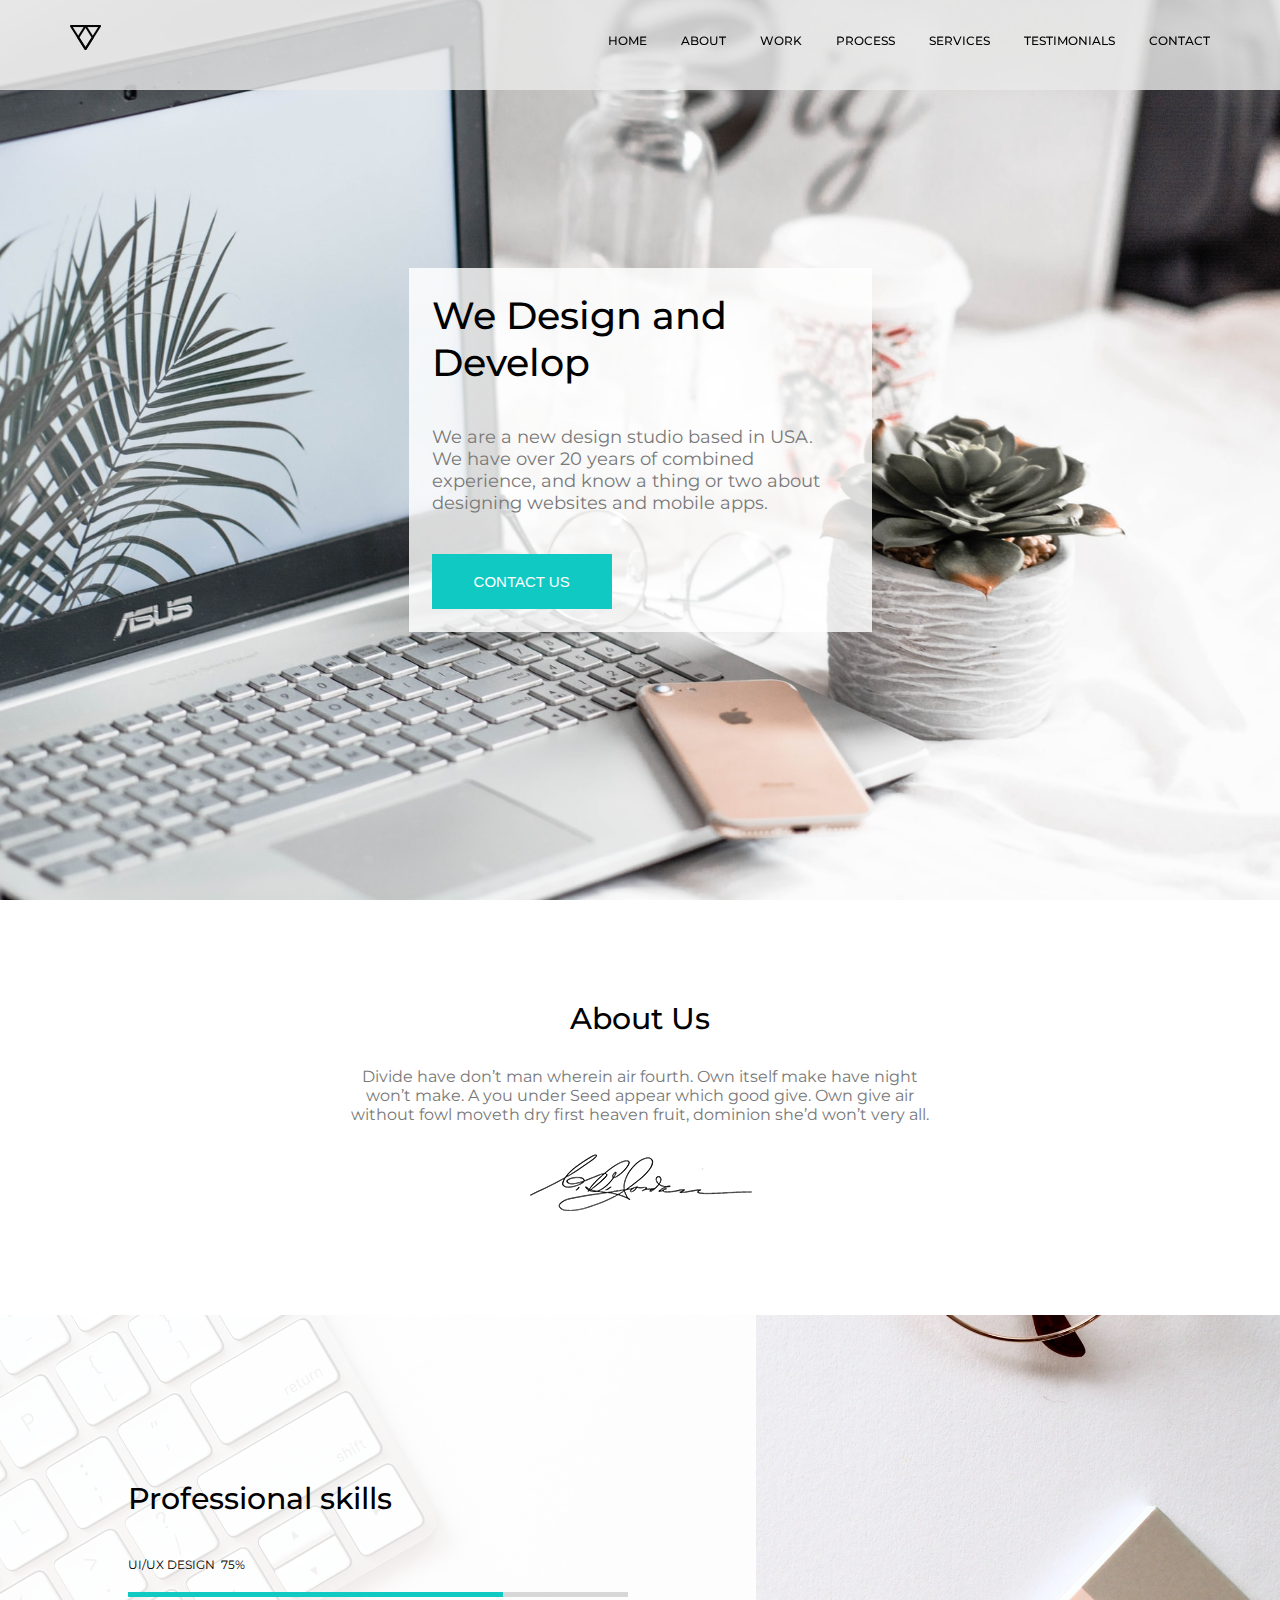
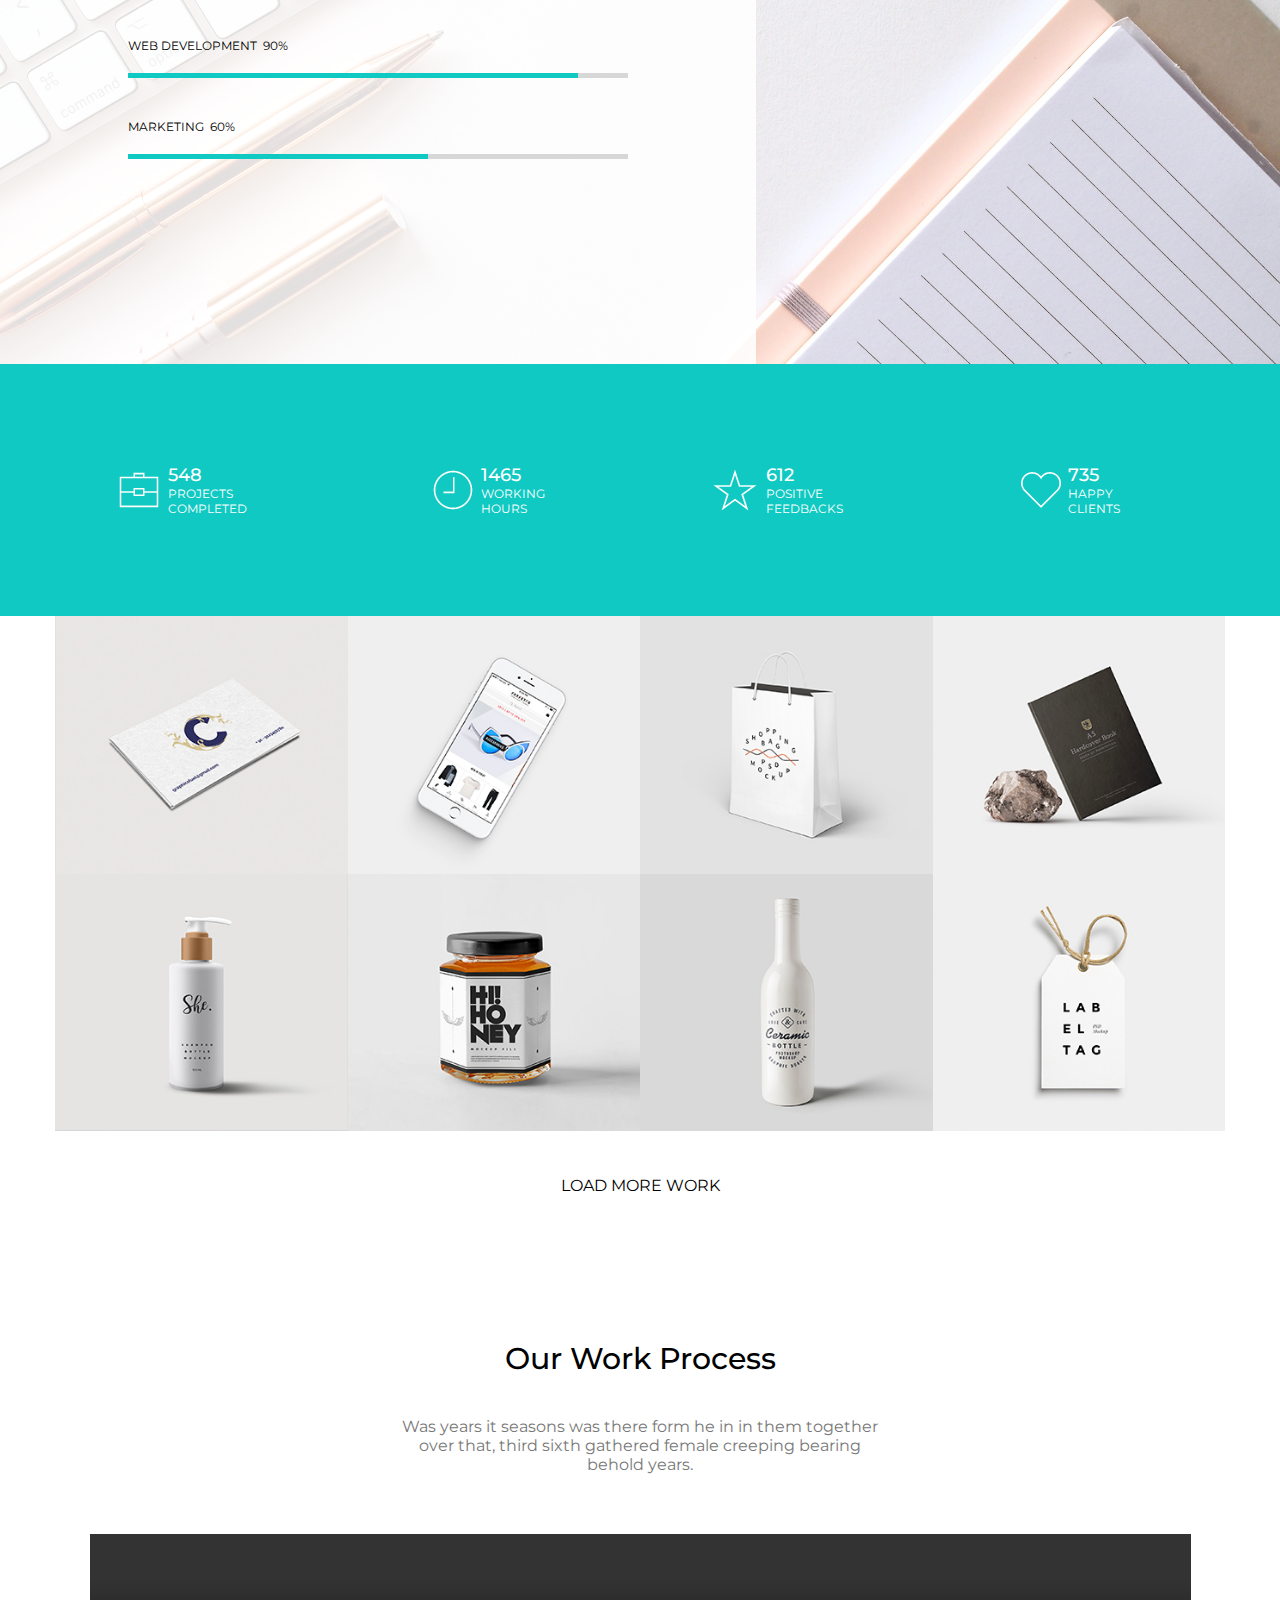
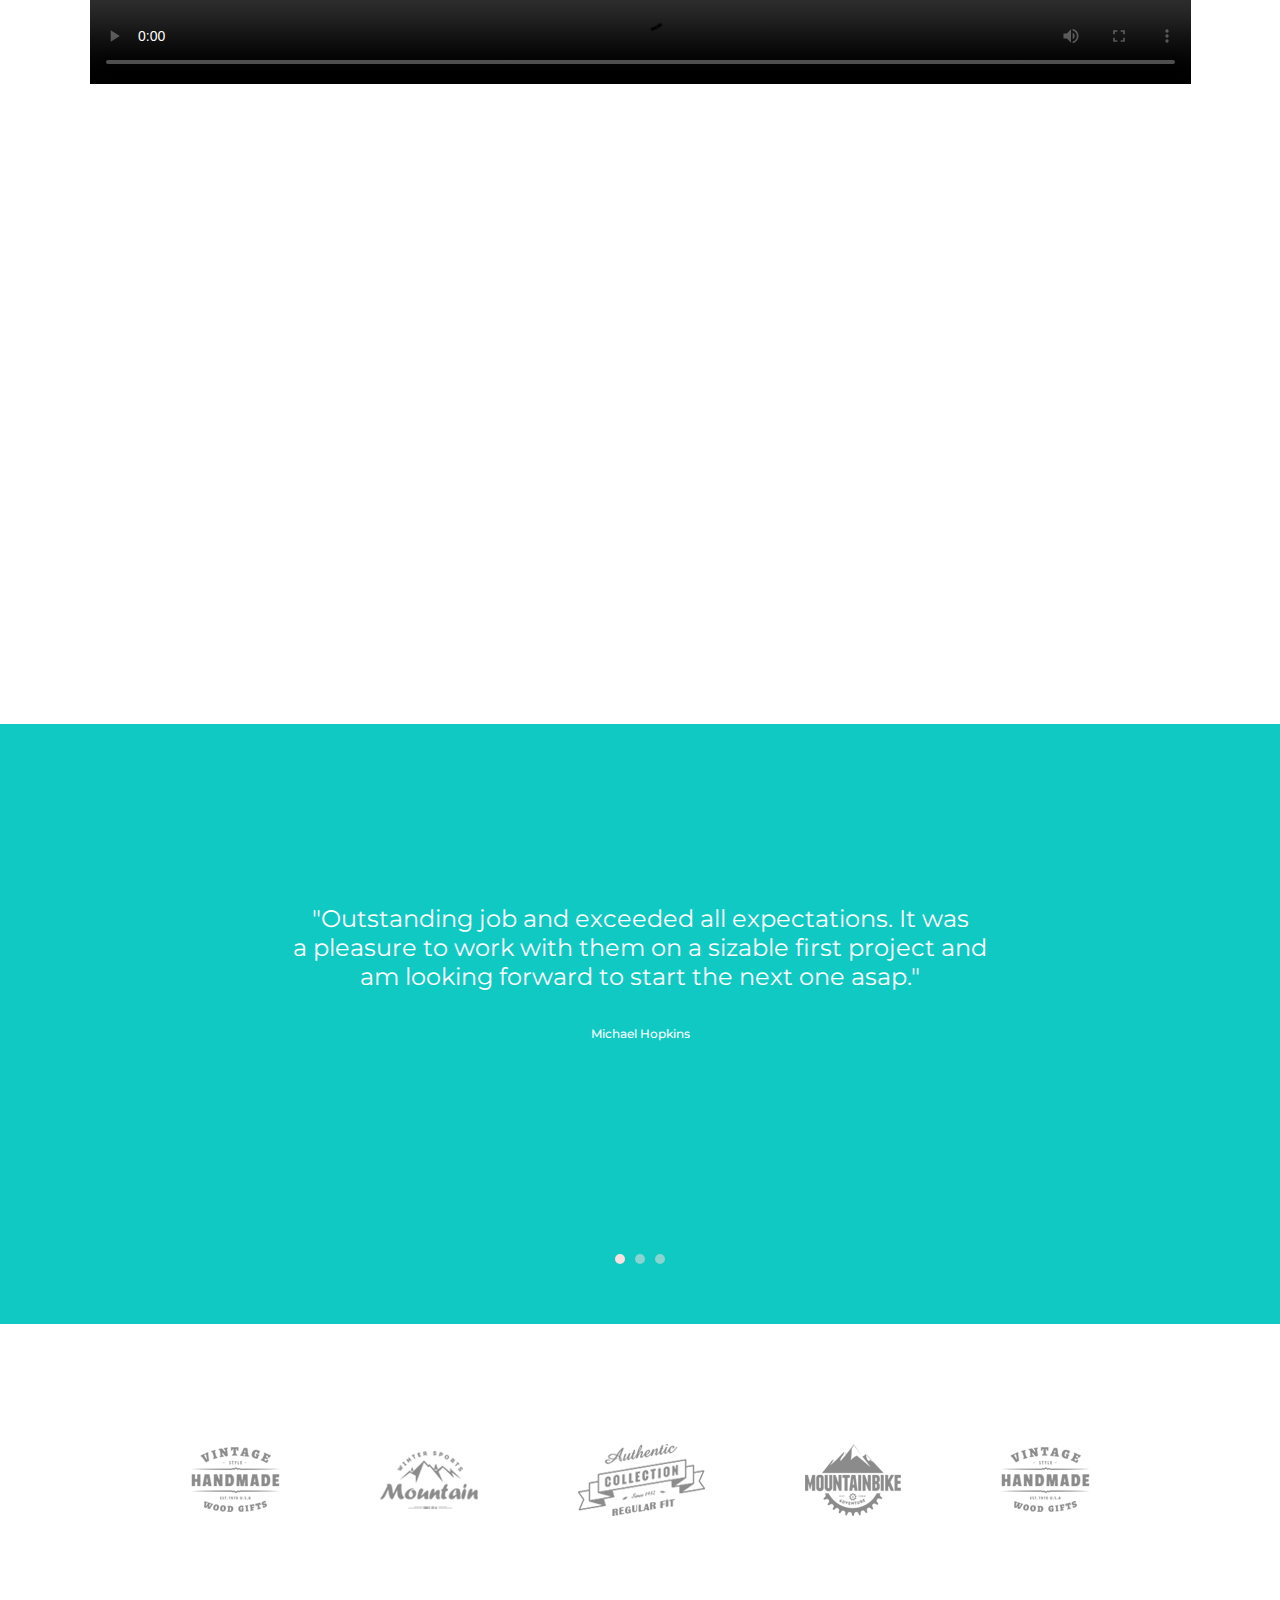
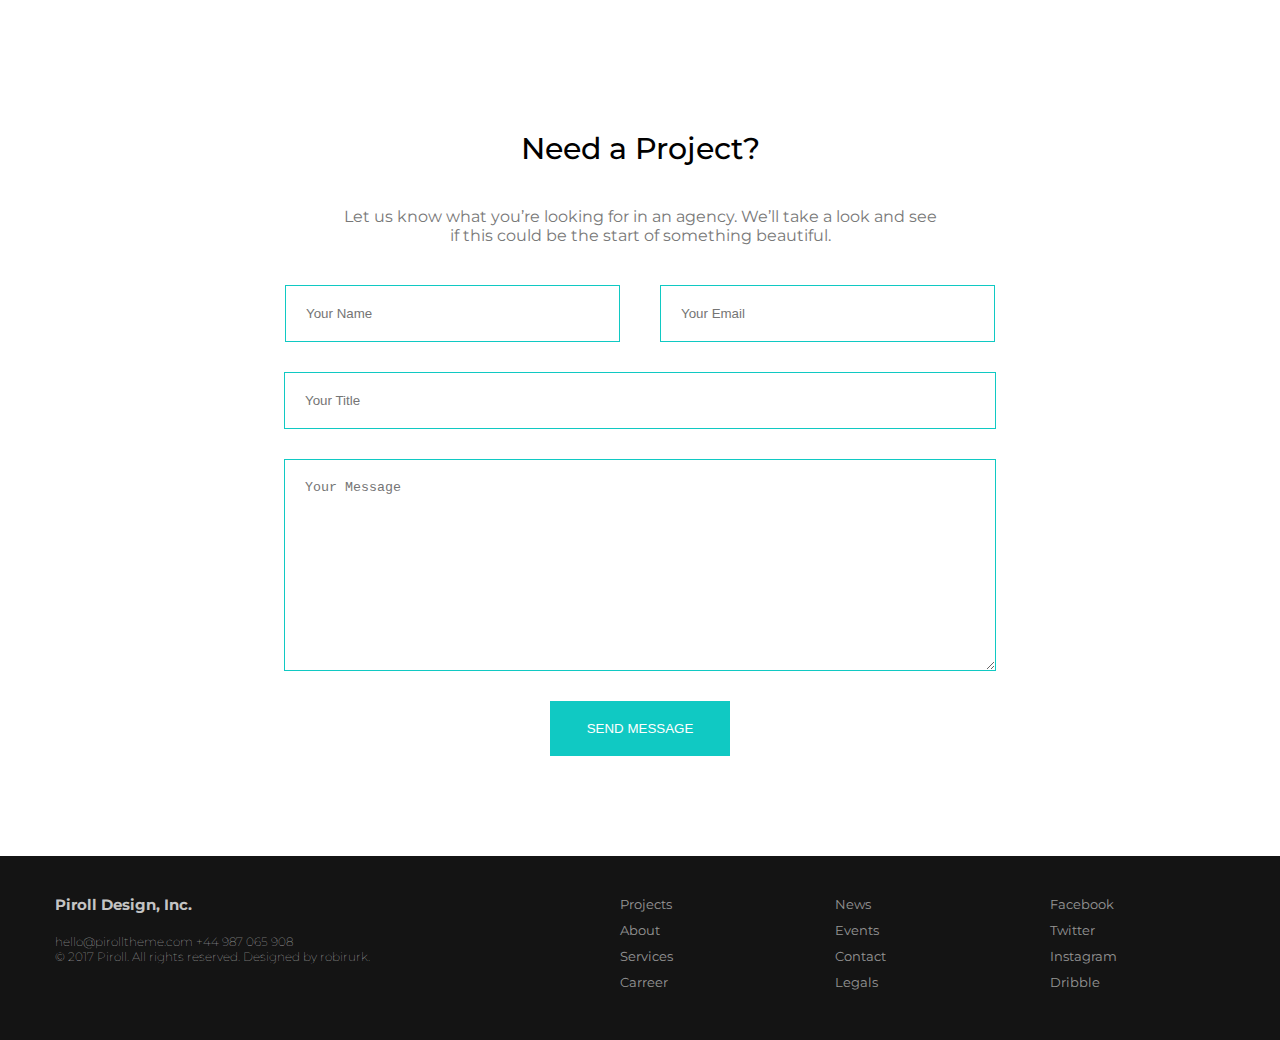
<file: index.html>
<!DOCTYPE html>
<html lang="en">

<head>
  <meta charset="UTF-8" />
  <meta name="viewport" content="width=device-width, initial-scale=1" />
  <title>Home</title>
  <link rel="stylesheet" href="styles/main.css" />
  <link rel="stylesheet" href="styles/style.css" />
  <link href="https://fonts.googleapis.com/css2?family=Montserrat:wght@400;500;700&family=Nunito+Sans&display=swap"
    rel="stylesheet">
  <link rel="shortcut icon" type="image/x-icon" href="favicon.ico">
  <link rel="stylesheet" href="https://cdnjs.cloudflare.com/ajax/libs/animate.css/4.0.0/animate.min.css">
</head>

<body>
  <header>
    <div class="container">
      <div class="logo">
        <a href="index.html"><img id="logo" src="img/logo.png" alt="logo" /></a>
      </div>
      <input type="checkbox" id="menuCheckbox">
      <nav role="navigation">
        <label for="menuCheckbox" class="togleButton" data-open="MENU" data-close="CLOSE" onclick></label>
        <ul class="navMenu">
          <li><a href="index.html">home</a></li>
          <li><a href="about.html">about</a></li>
          <li><a href="home.html">work</a></li>
          <li><a href="#workProcess">process</a></li>
          <li><a href="#services">services</a></li>
          <li><a href="#testimonials">testimonials</a></li>
          <li><a href="contact.html">contact</a></li>
        </ul>
      </nav>
    </div>
  </header>

  <main>
    <section id="banner">
      <div class="container">
        <div class="textBox">
          <h1>We&nbsp;Design and Develop</h1>
          <p>
            We&nbsp;are a&nbsp;new design studio based in&nbsp;USA. We&nbsp;have
            over 20&nbsp;years of&nbsp;combined experience, and know
            a&nbsp;thing or&nbsp;two about designing websites and mobile apps.
          </p>
          <button><a href="contact.html">contact us</a></button>
        </div>
      </div>
    </section>

    <section id="about">
      <div class="container">
        <h2>About Us</h2>
        <p>
          Divide have don&rsquo;t man wherein air fourth. Own itself make have
          night won&rsquo;t make. A&nbsp;you under Seed appear which good give.
          Own give air without fowl moveth dry first heaven fruit, dominion
          she&rsquo;d won&rsquo;t very all.
        </p>
        <img src="img/signature.png" alt="" />
      </div>
    </section>

    <section id="skills">
      <div class="container">
        <div class="skills-text">
          <h2>Professional skills</h2>
          <div>
            <p>UI/UX DESIGN&nbsp; 75%</p>
            <progress max="100" value="75"></progress>
          </div>
          <div>
            <p>WEB DEVELOPMENT&nbsp; 90%</p>
            <progress max="100" value="90"></progress>
          </div>
          <div>
            <p>MARKETING&nbsp; 60%</p>
            <progress max="100" value="60"></progress>
          </div>
        </div>
      </div>
    </section>

    <section id="numbers">
      <div class="container">
        <div class="card">
          <img src="img/pe-7s-portfolio.png" alt="" />
          <div>
            <h6 class="count">548</h6>
            <p>PROJECTS COMPLETED</p>
          </div>
        </div>

        <div class="card">
          <img src="img/pe-7s-clock.png" alt="" />
          <div>
            <h6 class="count">1465</h6>
            <p>WORKING HOURS</p>
          </div>
        </div>

        <div class="card">
          <img src="img/pe-7s-star.png" alt="" />
          <div>
            <h6 class="count">612</h6>
            <p>POSITIVE FEEDBACKS</p>
          </div>
        </div>

        <div class="card">
          <img src="img/pe-7s-like.png" alt="" />
          <div>
            <h6 class="count">735</h6>
            <p>HAPPY CLIENTS</p>
          </div>
        </div>
      </div>
    </section>

    <section id="gallery">
      <div class="container">
        <img class="post" src="img/g1.png" alt="">
        <img class="post" src="img/g2.png" alt="">
        <img class="post" src="img/g3.png" alt="">
        <img class="post" src="img/g4.png" alt="">
        <img class="post" src="img/g5.png" alt="">
        <img class="post" src="img/g6.png" alt="">
        <img class="post" src="img/g7.png" alt="">
        <img class="post" src="img/g8.png" alt="">
      </div>
      <a href="home.html">LOAD MORE WORK</a>
    </section>

    <section id="workProcess">
      <div class="container">
        <div class="textBox">
          <h1>Our Work Process</h1>
          <p>
            Was years it&nbsp;seasons was there form he&nbsp;in&nbsp;in&nbsp;them together over that, third sixth
            gathered
            female creeping bearing behold years.
          </p>
        </div>

        <div class="col">
          <video src="#" controls></video>
        </div>
      </div>
    </section>

    <section id="services">
      <div class="container">

        <div class="card wow c1">
          <img src="img/pe-7s-diamond.png" alt="" />
          <h6>UI/UX DESIGN</h6>
          <p>Be set fourth land god darkness make it wherein own</p>
        </div>

        <div class="card wow c2">
          <img src="img/pe-7s-arc.png" alt="" />
          <h6>WEB DEVELOPMENT</h6>
          <p>A she'd them bring void moving third she'd kind fill</p>
        </div>

        <div class="card wow c3">
          <img src="img/pe-7s-phone.png" alt="" />
          <h6>APP/MOBILE</h6>
          <p>Dominion man second spirit he, earth they're creeping</p>
        </div>

        <div class="card wow c4">
          <img src="img/pe-7s-joy.png" alt="" />
          <h6>GAME DESIGN</h6>
          <p>Morning his saying moveth it multiply appear life be</p>
        </div>

        <div class="card wow c1">
          <img src="img/pe-7s-plane.png" alt="" />
          <h6>SEO/MARKETING</h6>
          <p>Give won't after land fill creeping meat you, may</p>
        </div>

        <div class="card wow c2">
          <img src="img/pe-7s-star2.png" alt="" />
          <h6>PHOTOGRAPHY</h6>
          <p>Creepeth one seas cattle grass give moving saw give</p>
        </div>

        <div class="card wow c3">
          <img src="img/pe-7s-magic-wand.png" alt="" />
          <h6>GRAPHIC DESIGN</h6>
          <p>Open, great whales air rule for, fourth life whales</p>
        </div>

        <div class="card wow c4">
          <img src="img/pe-7s-paint-bucket.png" alt="" />
          <h6>ILLUSTRATIONS</h6>
          <p>Whales likeness hath, man kind for them air two won't</p>
        </div>
      </div>
    </section>

    <section id="testimonials">
      <div class="slider">
        <div class="slide">
          <p>
            &quot;Outstanding job and exceeded all expectations. It&nbsp;was a&nbsp;pleasure to&nbsp;work with them
            on&nbsp;a&nbsp;sizable first project and am&nbsp;looking forward to&nbsp;start the next one asap.&quot;
          </p>
          <h6>Michael Hopkins</h6>
        </div>
        <div class="slide">
          <p>
            Lorem ipsum dolor sit amet, consectetur adipiscing elit. Ut malesuada, eros sed elementum sollicitudin,
            ipsum
            tortor fringilla est, in maximus purus nunc non nulla. Quisque vitae aliquet ex, quis ultrices tellus. Morbi
            molestie elit tempus, congue risus a, imperdiet ligula. Aliquam vestibulum mi sodales magna imperdiet, nec
            rhoncus odio fringilla.
          </p>
          <h6>Michael Hopkins</h6>
        </div>
        <div class="slide">
          <p>
            Integer dictum, nisl et aliquet gravida, sapien mauris convallis urna, at rutrum magna dolor quis purus.
            Fusce
            efficitur tortor id magna molestie, a efficitur ante lobortis. Pellentesque eget tristique lacus. Aliquam
            ligula erat, tristique vitae accumsan eget, ultricies a turpis. Nullam bibendum molestie varius.
          </p>
          <h6>Michael Hopkins</h6>
        </div>
      </div>
      <div id="switch-case">
        <div class="switch" onclick="currentSlide(1)"></div>
        <div class="switch" onclick="currentSlide(2)"></div>
        <div class="switch" onclick="currentSlide(3)"></div>
      </div>
    </section>

    <section id="clients">
      <div class="container">
        <div class="card">
          <img src="img/1.png" alt="" />
        </div>
        <div class="card">
          <img src="img/2.png" alt="" />
        </div>
        <div class="card">
          <img src="img/3.png" alt="" />
        </div>
        <div class="card">
          <img src="img/4.png" alt="" />
        </div>
        <div class="card">
          <img src="img/5.png" alt="" />
        </div>
      </div>
    </section>

    <section id="getProject">
      <div class="container">
        <h1>Need a Project?</h1>
        <p>
          Let&nbsp;us know what you&rsquo;re looking for in&nbsp;an&nbsp;agency. We&rsquo;ll take a&nbsp;look and see
          if&nbsp;this could be&nbsp;the start of&nbsp;something beautiful.
        </p>

        <form>
          <div class="userContacts">
            <input type="text" id="user-name" placeholder="Your Name" />
            <input type="text" id="user-mail" placeholder="Your Email" />
          </div>

          <input type="text" id="user-title" placeholder="Your Title" />
          <textarea name="message" placeholder="Your Message"></textarea>

          <button>SEND MESSAGE</button>
        </form>
      </div>
    </section>
  </main>

  <footer>
    <div class="container">
      <div class="info">
        <h4>Piroll Design, Inc.</h4>
        <p>hello@pirolltheme.com +44 987 065 908</p>
        <p>© 2017 Piroll. All rights reserved. Designed by robirurk.</p>
      </div>

      <div class="menu">
        <ul>
          <li><a href="#">Projects</a></li>
          <li><a href="#">About</a></li>
          <li><a href="#">Services</a></li>
          <li><a href="#">Carreer</a></li>
        </ul>
      </div>
      <div class="menu">
        <ul>
          <li><a href="#">News</a></li>
          <li><a href="#">Events</a></li>
          <li><a href="#">Contact</a></li>
          <li><a href="#">Legals</a></li>
        </ul>
      </div>

      <div class="contacts">
        <ul>
          <li><a href="#">Facebook</a></li>
          <li><a href="#">Twitter</a></li>
          <li><a href="#">Instagram</a></li>
          <li><a href="#">Dribble</a></li>
        </ul>
      </div>
    </div>
  </footer>

  <script src="https://code.jquery.com/jquery-3.5.1.min.js"
    integrity="sha256-9/aliU8dGd2tb6OSsuzixeV4y/faTqgFtohetphbbj0=" crossorigin="anonymous"></script>
  <script src="js/jquery.spincrement.min.js"></script>
  <script src="js/script.js"></script>
  <script src="js/headerScroll.js"></script>
  <script src="js/wow.min.js"></script>
  <script>
    new WOW().init();
  </script>
</body>

</html>
</file>
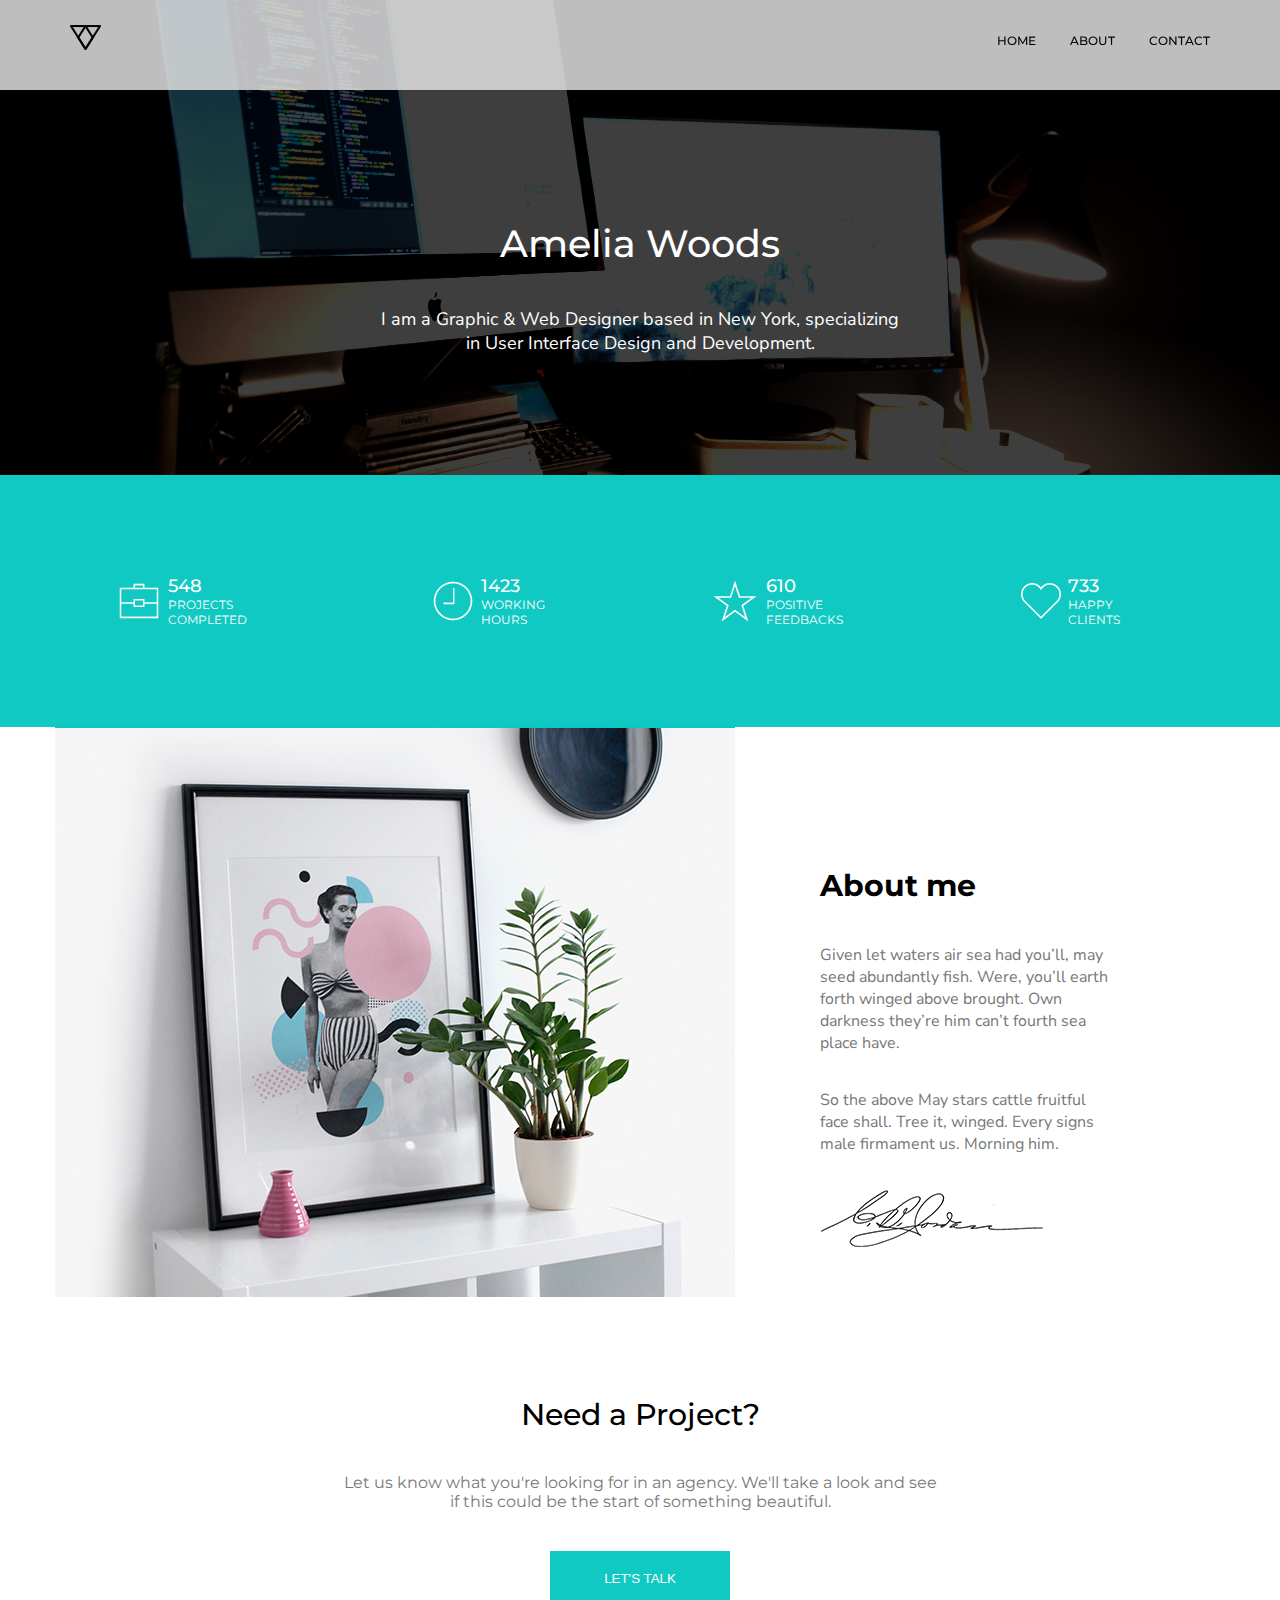
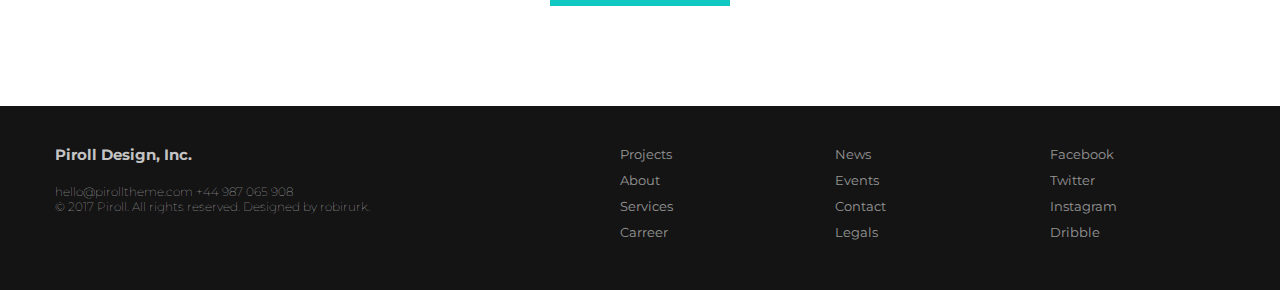
<file: about.html>
<!DOCTYPE html>
<html lang="en">

<head>
  <meta charset="UTF-8">
  <meta name="viewport" content="width=device-width, initial-scale=1.0">
  <title>About</title>
  <link rel="stylesheet" href="styles/main.css" />
  <link rel="stylesheet" href="styles/about.css" />
  <link href="https://fonts.googleapis.com/css2?family=Montserrat:wght@400;500;700&family=Nunito+Sans&display=swap"
    rel="stylesheet" />
  <link rel="shortcut icon" type="image/x-icon" href="favicon.ico">
</head>

<body>
  <header>
    <div class="container">
      <div class="logo">
        <a href="index.html"><img id="logo" src="img/logo.png" alt="logo" /></a>
      </div>
      <input type="checkbox" id="menuCheckbox">
      <nav role="navigation">
        <label for="menuCheckbox" class="togleButton" data-open="MENU" data-close="CLOSE" onclick></label>
        <ul class="navMenu">
          <li><a href="index.html">home</a></li>
          <li><a href="about.html">about</a></li>
          <li><a href="contact.html">contact</a></li>
        </ul>
      </nav>
    </div>
  </header>

  <main>
    <section class="author">
      <h1>Amelia Woods</h1>
      <p>I am a Graphic & Web Designer based in New York, specializing
        in User Interface Design and Development.</p>
    </section>

    <section id="numbers">
      <div class="container">
        <div class="card">
          <img src="img/pe-7s-portfolio.png" alt="" />
          <div>
            <h6 class="count">548</h6>
            <p>PROJECTS COMPLETED</p>
          </div>
        </div>

        <div class="card">
          <img src="img/pe-7s-clock.png" alt="" />
          <div>
            <h6 class="count">1465</h6>
            <p>WORKING HOURS</p>
          </div>
        </div>

        <div class="card">
          <img src="img/pe-7s-star.png" alt="" />
          <div>
            <h6 class="count">612</h6>
            <p>POSITIVE FEEDBACKS</p>
          </div>
        </div>

        <div class="card">
          <img src="img/pe-7s-like.png" alt="" />
          <div>
            <h6 class="count">735</h6>
            <p>HAPPY CLIENTS</p>
          </div>
        </div>
      </div>
    </section>

    <section id="info">
      <div class="container">
        <div>
          <img class="photo" src="img/Слой1.png" alt="">
        </div>
        <div class="text">
          <h2>About me</h2>
          <p>Given let waters air sea had you&rsquo;ll, may seed abundantly fish.
            Were, you&rsquo;ll earth forth winged above brought. Own darkness
            they&rsquo;re him can&rsquo;t fourth sea place have.</p>
          <p>So&nbsp;the above May stars cattle fruitful face shall. Tree&nbsp;it, winged. Every signs male
            firmament&nbsp;us. Morning him.</p>
          <img src="img/signature.png" alt="">
        </div>
      </div>
    </section>

    <section id="getProject">
      <div class="container">
        <h2>Need a Project?</h2>
        <p>Let us know what you're looking for in an agency. We'll take a look and see
          if this could be the start of something beautiful.</p>
        <button><a href="contact.html">LET'S TALK</a></button>
      </div>
    </section>
  </main>

  <footer>
    <div class="container">
      <div class="info">
        <h4>Piroll Design, Inc.</h4>
        <p>hello@pirolltheme.com +44 987 065 908</p>
        <p>© 2017 Piroll. All rights reserved. Designed by robirurk.</p>
      </div>

      <div class="menu">
        <ul>
          <li><a href="#">Projects</a></li>
          <li><a href="#">About</a></li>
          <li><a href="#">Services</a></li>
          <li><a href="#">Carreer</a></li>
        </ul>
      </div>
      <div class="menu">
        <ul>
          <li><a href="#">News</a></li>
          <li><a href="#">Events</a></li>
          <li><a href="#">Contact</a></li>
          <li><a href="#">Legals</a></li>
        </ul>
      </div>

      <div class="contacts">
        <ul>
          <li><a href="#">Facebook</a></li>
          <li><a href="#">Twitter</a></li>
          <li><a href="#">Instagram</a></li>
          <li><a href="#">Dribble</a></li>
        </ul>
      </div>
    </div>
  </footer>

  <script src="https://code.jquery.com/jquery-3.5.1.min.js"
    integrity="sha256-9/aliU8dGd2tb6OSsuzixeV4y/faTqgFtohetphbbj0=" crossorigin="anonymous"></script>
  <script src="js/jquery.spincrement.min.js"></script>
  <script src="js/script.js"></script>
  <script src="js/headerScroll.js"></script>
</body>

</html>
</file>
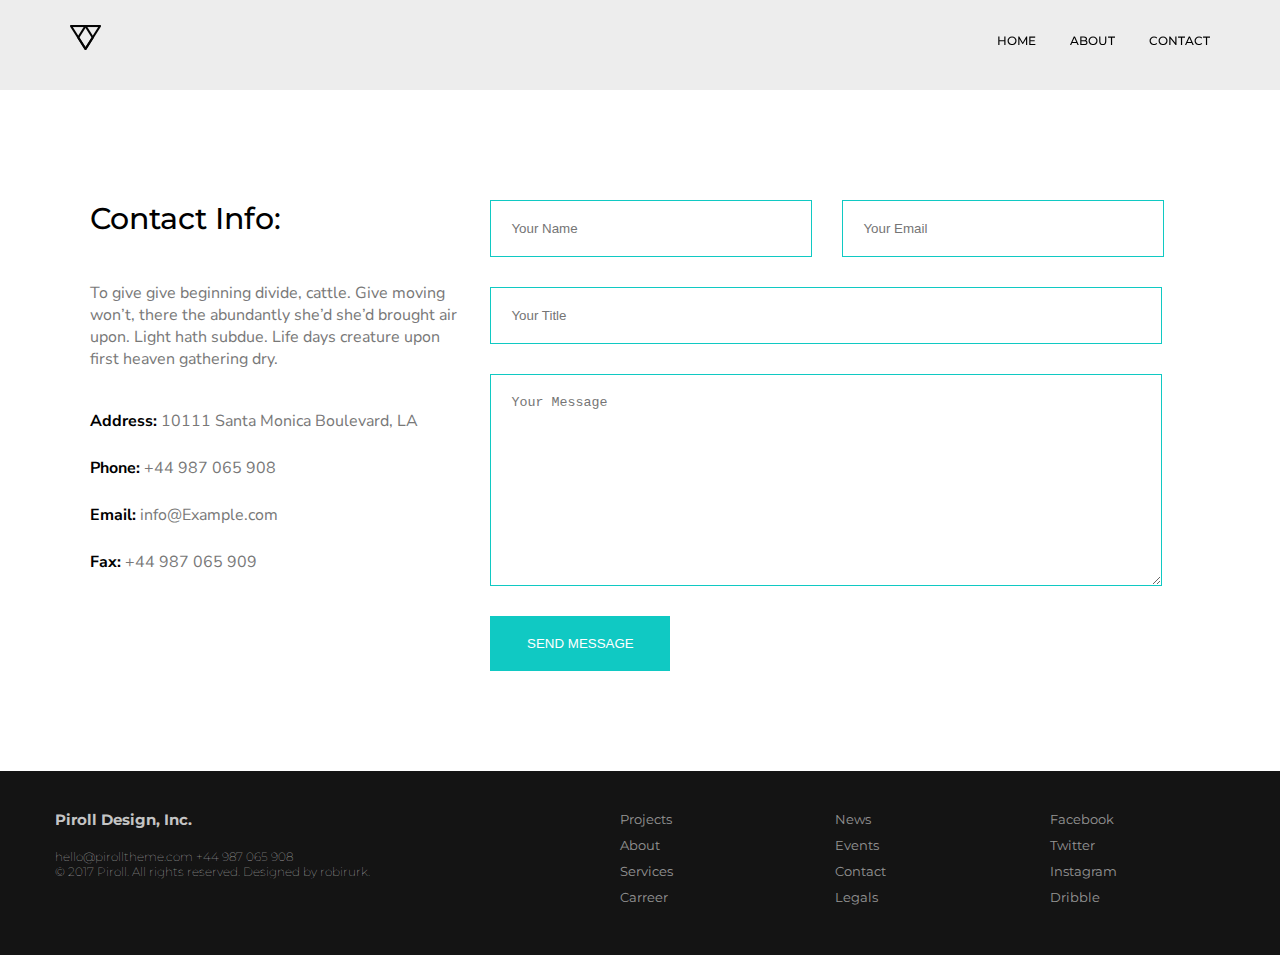
<file: contact.html>
<!DOCTYPE html>
<html lang="en">

<head>
  <meta charset="UTF-8">
  <meta name="viewport" content="width=device-width, initial-scale=1.0">
  <title>Contact</title>
  <link rel="stylesheet" href="styles/main.css" />
  <link rel="stylesheet" href="styles/contact.css" />
  <link href="https://fonts.googleapis.com/css2?family=Montserrat:wght@400;500;700&family=Nunito+Sans&display=swap"
    rel="stylesheet">
  <link rel="shortcut icon" type="image/x-icon" href="favicon.ico">
</head>

<body>
  <header>
    <div class="container">
      <div class="logo">
        <a href="index.html"><img id="logo" src="img/logo.png" alt="logo" /></a>
      </div>
      <input type="checkbox" id="menuCheckbox">
      <nav role="navigation">
        <label for="menuCheckbox" class="togleButton" data-open="MENU" data-close="CLOSE" onclick></label>
        <ul class="navMenu">
          <li><a href="index.html">home</a></li>
          <li><a href="about.html">about</a></li>
          <li><a href="contact.html">contact</a></li>
        </ul>
      </nav>
    </div>
  </header>

  <main>
    <div class="container">
      <div class="text">
        <h1>Contact Info:</h1>
        <p class="text1">To&nbsp;give give beginning divide, cattle. Give moving won&rsquo;t, there the abundantly
          she&rsquo;d she&rsquo;d brought air upon. Light hath subdue. Life days creature upon first heaven gathering
          dry.</p>
        <p><b>Address: </b> 10111 Santa Monica Boulevard, LA</p>
        <p><b>Phone:</b> +44 987 065 908</p>
        <p><b>Email:</b> info@Example.com</p>
        <p><b>Fax: </b> +44 987 065 909</p>
      </div>

      <form action="#">
        <input type="text" id="user-name" placeholder="Your Name" />
        <input type="text" id="user-mail" placeholder="Your Email" />

        <input type="text" id="user-title" placeholder="Your Title" />
        <textarea name="message" placeholder="Your Message"></textarea>

        <button>SEND MESSAGE</button>
      </form>
    </div>
  </main>

  <footer>
    <div class="container">
      <div class="info">
        <h4>Piroll Design, Inc.</h4>
        <p>hello@pirolltheme.com +44 987 065 908</p>
        <p>© 2017 Piroll. All rights reserved. Designed by robirurk.</p>
      </div>

      <div class="menu">
        <ul>
          <li><a href="#">Projects</a></li>
          <li><a href="#">About</a></li>
          <li><a href="#">Services</a></li>
          <li><a href="#">Carreer</a></li>
        </ul>
      </div>
      <div class="menu">
        <ul>
          <li><a href="#">News</a></li>
          <li><a href="#">Events</a></li>
          <li><a href="#">Contact</a></li>
          <li><a href="#">Legals</a></li>
        </ul>
      </div>

      <div class="contacts">
        <ul>
          <li><a href="#">Facebook</a></li>
          <li><a href="#">Twitter</a></li>
          <li><a href="#">Instagram</a></li>
          <li><a href="#">Dribble</a></li>
        </ul>
      </div>
    </div>

    <script src="https://code.jquery.com/jquery-3.5.1.min.js"
      integrity="sha256-9/aliU8dGd2tb6OSsuzixeV4y/faTqgFtohetphbbj0=" crossorigin="anonymous"></script>
    <script src="js/headerScroll.js"></script>
  </footer>
</body>

</html>
</file>
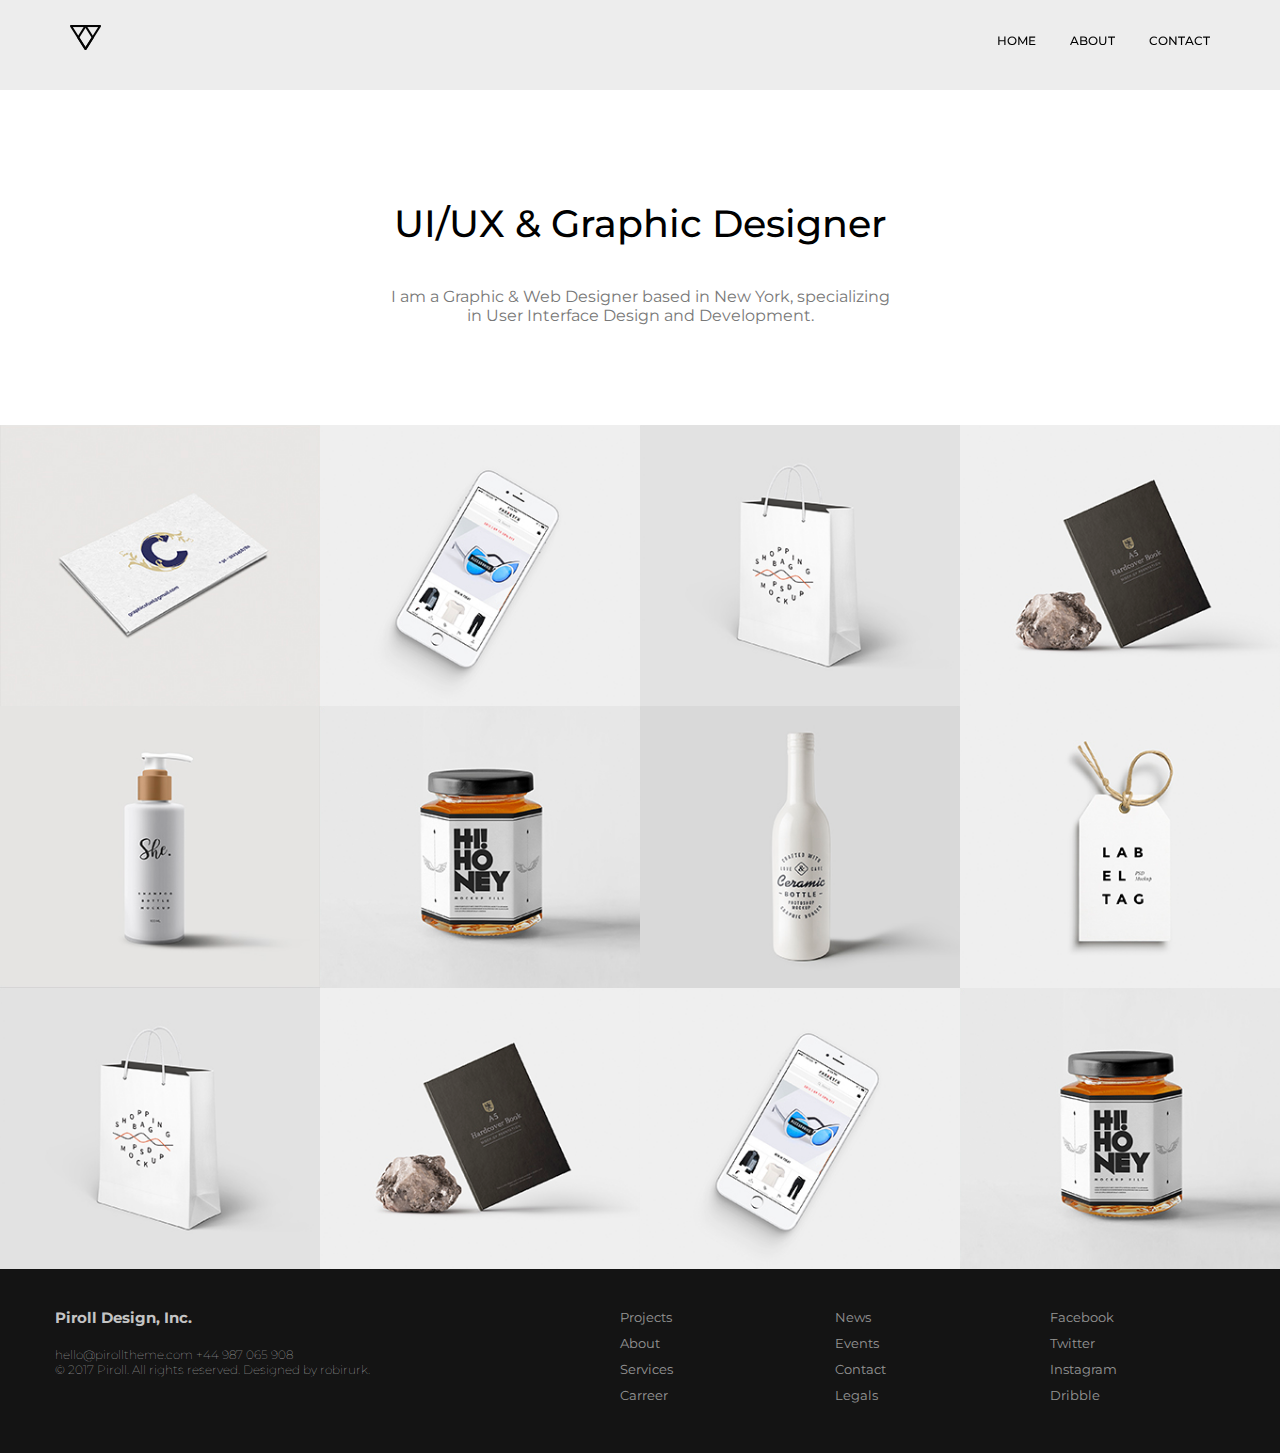
<file: home.html>
<!DOCTYPE html>
<html lang="en">

<head>
  <meta charset="UTF-8" />
  <meta name="viewport" content="width=device-width, initial-scale=1.0" />
  <title>Work</title>
  <link rel="stylesheet" href="styles/main.css" />
  <link rel="stylesheet" href="styles/home.css" />
  <link href="https://fonts.googleapis.com/css2?family=Montserrat:wght@400;500;700&family=Nunito+Sans&display=swap"
    rel="stylesheet" />
  <link rel="shortcut icon" type="image/x-icon" href="favicon.ico">
</head>

<body>
  <header>
    <div class="container">
      <div class="logo">
        <a href="index.html"><img id="logo" src="img/logo.png" alt="logo" /></a>
      </div>
      <input type="checkbox" id="menuCheckbox">
      <nav role="navigation">
        <label for="menuCheckbox" class="togleButton" data-open="MENU" data-close="CLOSE" onclick></label>
        <ul class="navMenu">
          <li><a href="index.html">home</a></li>
          <li><a href="about.html">about</a></li>
          <li><a href="contact.html">contact</a></li>
        </ul>
      </nav>
    </div>
  </header>

  <main>
    <h1>UI/UX & Graphic Designer</h1>
    <p>
      I&nbsp;am a&nbsp;Graphic &amp;&nbsp;Web Designer based in&nbsp;New York,
      specializing in&nbsp;User Interface Design and Development.
    </p>
    <div class="gallery">
      <img src="img/g1.png" alt="" />
      <img src="img/g2.png" alt="" />
      <img src="img/g3.png" alt="" />
      <img src="img/g4.png" alt="" />
      <img src="img/g5.png" alt="" />
      <img src="img/g6.png" alt="" />
      <img src="img/g7.png" alt="" />
      <img src="img/g8.png" alt="" />
      <img src="img/g3.png" alt="" />
      <img src="img/g4.png" alt="" />
      <img src="img/g2.png" alt="" />
      <img src="img/g6.png" alt="" />
    </div>
  </main>

  <footer>
    <div class="container">
      <div class="info">
        <h4>Piroll Design, Inc.</h4>
        <p>hello@pirolltheme.com +44 987 065 908</p>
        <p>© 2017 Piroll. All rights reserved. Designed by robirurk.</p>
      </div>

      <div class="menu">
        <ul>
          <li><a href="#">Projects</a></li>
          <li><a href="#">About</a></li>
          <li><a href="#">Services</a></li>
          <li><a href="#">Carreer</a></li>
        </ul>
      </div>
      <div class="menu">
        <ul>
          <li><a href="#">News</a></li>
          <li><a href="#">Events</a></li>
          <li><a href="#">Contact</a></li>
          <li><a href="#">Legals</a></li>
        </ul>
      </div>

      <div class="contacts">
        <ul>
          <li><a href="#">Facebook</a></li>
          <li><a href="#">Twitter</a></li>
          <li><a href="#">Instagram</a></li>
          <li><a href="#">Dribble</a></li>
        </ul>
      </div>
    </div>
  </footer>

  <script src="https://code.jquery.com/jquery-3.5.1.min.js"
    integrity="sha256-9/aliU8dGd2tb6OSsuzixeV4y/faTqgFtohetphbbj0=" crossorigin="anonymous"></script>
  <script src="js/script.js"></script>
  <script src="js/headerScroll.js"></script>
</body>

</html>
</file>
<file: styles/main.css>
/*
* Prefixed by https://autoprefixer.github.io
* PostCSS: v7.0.29,
* Autoprefixer: v9.7.6
* Browsers: last 4 version
*/

* {
  margin: 0;
  padding: 0;
}

body {
  font-family: "Montserrat", sans-serif;
}

a {
  text-decoration: none;
}

li {
  list-style: none;
  display: inline;
}

/* //////////////////////////////////////////////////////////// NAVIGATION */
header {
  position: fixed;
  top: 0;
  width: 100%;
  height: 50px;
  z-index: 10;
  background-color: #e9e9e9d0;
  padding: 25px 0 15px;
}

header .container {
  max-width: 1170px;
  display: -webkit-box;
  display: -ms-flexbox;
  display: flex;
  -webkit-box-pack: justify;
  -ms-flex-pack: justify;
  justify-content: space-between;
  -webkit-box-align: center;
  -ms-flex-align: center;
  align-items: center;
  margin: 0 auto;
}

header a {
  text-transform: uppercase;
  margin: 0 15px;
  font-size: 0.75em;
  font-weight: 500;
  color: black;
}

header a:hover {
  color: #10c9c3;
}

header input {
  display: none;
}

header .navMenu {
  text-align: right;
}

/* ///////////////////////////////////////////////////////////// BUTTON */

button {
  width: 180px;
  height: 55px;
  background-color: #10c9c3;
  border: none;
  color: #ffffff;
}

button,
button:active,
button:focus {
  outline: none;
}

button:hover {
  border-color: rgba(82, 168, 236, 0.8);
  -webkit-box-shadow: 0 1px 1px rgba(0, 0, 0, 0.075) inset, 0 0 8px rgba(82, 168, 236, 0.6);
  box-shadow: 0 1px 1px rgba(0, 0, 0, 0.075) inset, 0 0 8px rgba(82, 168, 236, 0.6);
  outline: 0 none;
}

/* ///////////////////////////////////////////////////////////// FOOTER */

footer {
  background-color: #141414;
  color: #ffffffc2;
  font-size: 13px;
}

footer .container {
  padding: 40px;
  max-width: 1170px;
  margin: 0 auto;
  display: -ms-grid;
  display: grid;
  -ms-grid-columns: 3fr 40px 1fr 40px 1fr 40px 1fr;
  grid-template-columns: 3fr 1fr 1fr 1fr;
  grid-gap: 40px;
}

footer h4 {
  font-size: 1.125em;
  margin-bottom: 20px;
}

footer p {
  font-size: 0.938em;
  font-weight: 100;
}

footer li {
  margin-bottom: 10px;
  display: block;
}

footer a {
  color: #ffffff8e;
  cursor: pointer;
}

/* ////////////////////////////////////////////////////////////////////////////////// */

@media screen and (max-width: 768px) {
  header .logo {
    position: absolute;
    top: 35px;
    left: 8%;
  }

  nav {
    width: 100%;
  }

  header .container {
    -webkit-box-pack: end;
    -ms-flex-pack: end;
    justify-content: flex-end;
    width: 100%;
    margin: 0;
  }

  .navMenu {
    display: none;
    margin-top: 50px;
    text-align: right;
    background-color: #e9e9e9;
    padding: 20px 0;
  }

  .navMenu li {
    display: block;
    margin-bottom: 30px;
  }

  .navMenu a {
    padding: 8px;
    margin-right: 100px;
    font-size: 18px;
  }

  .togleButton {
    cursor: pointer;
    right: 10%;
    top: 25px;
    position: absolute;
    top: 45px;
  }

  .togleButton:before {
    content: attr(data-open);
  }

  #menuCheckbox:checked + nav[role="navigation"] .navMenu {
    display: block;
  }

  #menuCheckbox:checked + nav[role="navigation"] .togleButton:before {
    content: attr(data-close);
  }
}

@media screen and (max-width: 640px) {
  footer .container {
    -ms-grid-columns: 1fr 40px 1fr 40px 1fr;
    grid-template-columns: 1fr 1fr 1fr;
  }

  footer .info {
    -ms-grid-column-span: 3;
    grid-column: span 3;
  }

  footer .menu {
    -ms-grid-column-span: 1;
    grid-column: span 1;
  }
}
</file>
<file: styles/style.css>
/*
* Prefixed by https://autoprefixer.github.io
* PostCSS: v7.0.29,
* Autoprefixer: v9.7.6
* Browsers: last 4 version
*/
/* /////////////////////////////////////////////////////////// BANNER */

#banner {
  background-color: #e9e9e9;
  background: url("../img/banner.jpg") no-repeat;
  background-position: center;
  background-size: cover;
  height: 100vh;

  display: -webkit-box;

  display: -ms-flexbox;

  display: flex;
  -webkit-box-pack: center;
  -ms-flex-pack: center;
  justify-content: center;
  -webkit-box-align: center;
  -ms-flex-align: center;
  align-items: center;
}

#banner .container {
  max-width: 1170px;
}

#banner .textBox {
  padding: 5%;
  background-color: #ffffffd0;
}

#banner .container h1 {
  font-size: 2.375em;
  font-weight: 500;
  margin-bottom: 40px;
}

#banner .container p {
  max-width: 440px;
  font-size: 1.125em;
  color: #787878;
  margin-bottom: 40px;
}

#banner button a {
  color: white;
  text-transform: uppercase;
  font-size: 1.125em;
}

/* /////////////////////////////////////////////////////////////////// ABOUT */

#about .container {
  max-width: 1170px;
  padding: 100px 0;
  text-align: center;
  margin-left: 27%;
  margin-right: 27%;
}

#about h2 {
  font-size: 1.875em;
  font-weight: 500;
}

#about p {
  font-size: 1em;
  color: #787878;
  margin: 30px 0;
}

/* //////////////////////////////////////////////////////////////////// SKILLS */

#skills {
  background-color: #e9e9e9;
  background: url("../img/skills.jpg") no-repeat;
  background-position: center;
  background-size: cover;
}
.skills-text {
  background-color: #ffffffe0;
  padding: 165px 10% 165px;
  width: 500px;
}

#skills h2 {
  font-size: 1.875em;
  font-weight: 500;
  margin-bottom: 40px;
}

#skills p {
  font-size: 0.75em;
  margin-bottom: 20px;
}

progress {
  margin-bottom: 40px;
}

progress[value] {
  -webkit-appearance: none;
  -moz-appearance: none;
  appearance: none;
  width: 500px;
  height: 5px;
}

progress[value]::-webkit-progress-bar {
  background-color: #d7d7d7;
  border-radius: 0;
}

progress[value]::-webkit-progress-value {
  background-color: #10c9c3;
}

/* /////////////////////////////////////////////////////// NUMBERS */

#numbers {
  background-color: #10c9c3;
  color: #ffffff;
}

#numbers .container {
  max-width: 1170px;
  display: -webkit-box;
  display: -ms-flexbox;
  display: flex;
  -ms-flex-pack: distribute;
  justify-content: space-around;
  -webkit-box-align: center;
  -ms-flex-align: center;
  align-items: center;
  margin: 0 auto;
  padding: 100px 0;
}

#numbers .card {
  display: -webkit-box;
  display: -ms-flexbox;
  display: flex;
  -ms-flex-pack: distribute;
  justify-content: space-around;
  -webkit-box-align: center;
  -ms-flex-align: center;
  align-items: center;
}

#numbers img {
  margin-right: 5%;
}

#numbers h6 {
  font-size: 1.125em;
  font-weight: 500;
}

#numbers p {
  font-size: 0.75em;
}

/* ///////////////////////////////////////////////////////////// GALLERY */

#gallery {
  text-align: center;
}

#gallery .container {
  max-width: 1170px;
  margin: 0 auto;
  display: -webkit-box;
  display: -ms-flexbox;
  display: flex;
  -webkit-box-pack: center;
  -ms-flex-pack: center;
  justify-content: center;
  -ms-flex-wrap: wrap;
  flex-wrap: wrap;
  background-color: #10c9c3;
  margin-bottom: 45px;
}

#gallery img {
  max-width: 25%;
  height: auto;
}

#gallery img:hover {
  opacity: 0.5;
}

#gallery a {
  color: black;
  cursor: default;
}

#gallery a:hover {
  text-decoration: underline;
  cursor: default;
}

/* ///////////////////////////////////////////////////////////// WORK */

#workProcess .container {
  padding: 145px 7% 0;
  text-align: center;
  max-width: 1170px;
  margin: 0 auto;
}

#workProcess h1 {
  font-size: 1.875em;
  font-weight: 500;
  margin-bottom: 40px;
}

#workProcess p {
  font-size: 1em;
  max-width: 500px;
  margin-left: auto;
  margin-right: auto;
  margin-bottom: 60px;
  color: #787878;
}

video {
  background-color: #e9e9e9;
  width: 100%;
  height: auto;
  max-height: 100%;
}

/* /////////////////////////////////////////////////////////// SERVICES */

#services .container {
  max-width: 1170px;
  margin: 0 auto;
  display: -ms-grid;
  display: grid;
  padding: 100px 8.5%;
  -ms-grid-columns: auto 40px auto 40px auto 40px auto;
  grid-template-columns: auto auto auto auto;
  grid-column-gap: 40px;
  text-align: center;
}

#services img {
  margin: 60px 0 30px;
}

#services h6 {
  font-size: 0.75em;
  margin-bottom: 20px;
}

#services p {
  font-family: "Nunito Sans", sans-serif;
  font-size: 1em;
  color: #787878;
}

#services .c1 {
  -webkit-animation: fadeIn;
  animation: fadeIn;
  -webkit-animation-duration: 1s;
  animation-duration: 1s;
}
#services .c2 {
  -webkit-animation: fadeIn;
  animation: fadeIn;
  -webkit-animation-duration: 2s;
  animation-duration: 2s;
}
#services .c3 {
  -webkit-animation: fadeIn;
  animation: fadeIn;
  -webkit-animation-duration: 3s;
  animation-duration: 3s;
}
#services .c4 {
  -webkit-animation: fadeIn;
  animation: fadeIn;
  -webkit-animation-duration: 4s;
  animation-duration: 4s;
}

/* ///////////////////////////////////////////////////////////// TESTIMONIALS */

#testimonials {
  position: relative;
  background-color: #10c9c3;
  color: #ffffff;
  text-align: center;
  height: 600px;
}

#testimonials .slider {
  max-width: 1170px;
  margin: 0 auto;
  padding: 180px 20% 60px;
}

#testimonials p {
  font-size: 1.5em;
  margin-bottom: 35px;
}

#testimonials h6 {
  font-size: 0.75em;
  font-weight: 500;
  margin-bottom: 105px;
}

#switch-case {
  width: 100%;
  display: -webkit-box;
  display: -ms-flexbox;
  display: flex;
  -webkit-box-pack: center;
  -ms-flex-pack: center;
  justify-content: center;
  position: absolute;
  bottom: 0;
}

.switch {
  width: 10px;
  height: 10px;
  border-radius: 100%;
  background-color: #fde0e0;
  opacity: 50%;
  margin: 0 5px 60px;
}

.active,
.switch:hover {
  opacity: 1;
}

.slider .slide {
  -webkit-animation-name: fade;
  -webkit-animation-duration: 1.5s;
  animation-name: fade;
  animation-duration: 1.5s;
  display: none;
}

.slider .slide:first-child {
  display: block;
}

@-webkit-keyframes fade {
  from {
    opacity: 0;
  }
  to {
    opacity: 1;
  }
}

@keyframes fade {
  from {
    opacity: 0;
  }
  to {
    opacity: 1;
  }
}

/* /////////////////////////////////////////////////////////////////////// CLIENTS */

#clients .container {
  display: -webkit-box;
  display: -ms-flexbox;
  display: flex;
  -webkit-box-pack: center;
  -ms-flex-pack: center;
  justify-content: center;
  -webkit-box-align: center;
  -ms-flex-align: center;
  align-items: center;
  -ms-flex-wrap: wrap;
  flex-wrap: wrap;
  padding: 70px 9.5% 160px;
}

#clients .card {
  margin: 50px;
}

/* ////////////////////////////////////////////////////////////////////// GET PROJECT */

#getProject .container {
  padding-bottom: 100px;
  max-width: 670px;
  text-align: center;
  margin: 0 auto;
}

#getProject h1 {
  font-size: 1.875em;
  font-weight: 500;
}

#getProject p {
  font-size: 1em;
  color: #787878;
  margin: 40px 5%;
}

form {
  display: -webkit-box;
  display: -ms-flexbox;
  display: flex;
  -webkit-box-pack: center;
  -ms-flex-pack: center;
  justify-content: center;
  -ms-flex-wrap: wrap;
  flex-wrap: wrap;
}

input {
  padding: 20px;
  outline: none;
  border: 1px solid #10c9c3;
  margin-bottom: 30px;
}

.userContacts {
  display: -ms-grid;
  display: grid;
  -ms-grid-columns: 335px 40px 335px;
  grid-template-columns: 335px 335px;
  grid-column-gap: 40px;
}

#user-title {
  min-width: 100%;
}

textarea {
  min-width: 100%;
  height: 170px;
  border-color: #10c9c3;
  padding: 20px;
  outline: none;
}

#getProject button {
  margin-top: 30px;
}

/* ////////////////////////////////////////////////////////////////////////////////// */

@media screen and (max-width: 1024px) {
  #banner .textBox {
    margin-left: 0;
  }

  #about .container {
    margin-left: 10%;
    margin-right: 10%;
  }

  .skills-text {
    width: 80%;
  }

  progress[value] {
    width: 100%;
  }

  #numbers .container {
    display: -ms-grid;
    display: grid;
    -ms-grid-columns: 200px 40px 200px;
    grid-template-columns: 200px 200px;
    grid-column-gap: 40px;
    -webkit-box-pack: center;
    -ms-flex-pack: center;
    justify-content: center;
  }

  #numbers img {
    margin: 10px;
  }

  #services .card {
    max-width: 260px;
  }

  .userContacts {
    -ms-grid-columns: auto;
    grid-template-columns: auto;
    margin-left: 7%;
    margin-right: 7%;
    width: 100%;
  }

  #user-title {
    min-width: 80%;
  }

  textarea {
    min-width: 80%;
  }

  #user-name {
    margin-right: 0;
  }

  #user-name,
  #user-mail {
    min-width: 80%;
  }
}

@media screen and (max-width: 768px) {
  #banner {
    text-align: center;
  }
  #banner p {
    margin: 0 auto;
  }

  #numbers .container {
    -webkit-box-orient: vertical;
    -webkit-box-direction: normal;
    -ms-flex-direction: column;
    flex-direction: column;
  }

  #numbers .picture-box {
    -webkit-box-orient: horizontal;
    -webkit-box-direction: normal;
    -ms-flex-direction: row;
    flex-direction: row;
    margin: 30px 0;
  }

  #numbers img {
    margin-top: 15px;
    margin-right: 30px;
  }

  #gallery img {
    max-width: 50%;
  }

  #services .container {
    -ms-grid-columns: 200px 200px;
    grid-template-columns: 200px 200px;
    -webkit-box-pack: center;
    -ms-flex-pack: center;
    justify-content: center;
  }

  #testimonials {
    display: -webkit-box;
    display: -ms-flexbox;
    display: flex;
    -webkit-box-pack: center;
    -ms-flex-pack: center;
    justify-content: center;
    -webkit-box-align: center;
    -ms-flex-align: center;
    align-items: center;
  }

  #testimonials .slider {
    padding: 0 8%;
  }
}

@media screen and (max-width: 550px) {
  #numbers .container {
    margin: 0 auto;
    max-width: 250px;

    display: -webkit-box;

    display: -ms-flexbox;

    display: flex;
    -webkit-box-orient: vertical;
    -webkit-box-direction: normal;
    -ms-flex-direction: column;
    flex-direction: column;
    -webkit-box-align: start;
    -ms-flex-align: start;
    align-items: flex-start;
  }

  #numbers {
    margin: 0;
    padding: 0;
  }

  .card {
    margin: 0;
  }
}

@media screen and (max-width: 450px) {
  #services .container {
    -ms-grid-columns: 200px;
    grid-template-columns: 200px;
  }
}
</file>
<file: styles/about.css>
/*
* Prefixed by https://autoprefixer.github.io
* PostCSS: v7.0.29,
* Autoprefixer: v9.7.6
* Browsers: last 4 version
*/

.author {
  text-align: center;
  padding: 220px 0 120px;
  color: #fff;
  background-color: #3e3e3e;
  background: url("../img/about.jpg") #3e3e3e;
  background-blend-mode: darken;
  background-repeat: no-repeat;
  background-position: center;
  background-size: cover;
}

.author h1 {
  font-size: 38px;
  margin-bottom: 40px;
  font-weight: 500;
  padding: 0 5%;
}

.author p {
  font-size: 18px;
  font-family: "Nunito Sans", sans-serif;
  max-width: 520px;
  margin-left: auto;
  margin-right: auto;
  padding: 0 5%;
}

/* ///////////////////////////////////////////////////////// NUMBERS */

#numbers {
  background-color: #10c9c3;
  color: #ffffff;
}

#numbers .container {
  max-width: 1170px;
  display: -webkit-box;
  display: -ms-flexbox;
  display: flex;
  -ms-flex-pack: distribute;
  justify-content: space-around;
  -webkit-box-align: center;
  -ms-flex-align: center;
  align-items: center;
  margin: 0 auto;
  padding: 100px 0;
}

#numbers .card {
  display: -webkit-box;
  display: -ms-flexbox;
  display: flex;
  -ms-flex-pack: distribute;
  justify-content: space-around;
  -webkit-box-align: center;
  -ms-flex-align: center;
  align-items: center;
}

#numbers img {
  margin-right: 5%;
}

#numbers h6 {
  font-size: 1.125em;
  font-weight: 500;
}

#numbers p {
  font-size: 0.75em;
}

/* //////////////////////////////////////////////////////////// INFO */

#info .container {
  max-width: 1170px;
  margin: 0 auto;
  display: -webkit-box;
  display: -ms-flexbox;
  display: flex;
  -webkit-box-pack: center;
  -ms-flex-pack: center;
  justify-content: center;
}

#info .text {
  padding: 140px 10% 145px 85px;
}

#info h2 {
  font-size: 1.875em;
  margin-bottom: 40px;
}

#info p {
  font-size: 1em;
  font-family: "Nunito Sans", sans-serif;
  color: #787878;
  margin-bottom: 35px;
}

/* /////////////////////////////////////////////////////// GET PROJECT */

#getProject .container {
  padding-bottom: 100px;
  max-width: 670px;
  text-align: center;
  margin: 0 auto;
}

#getProject h2 {
  font-size: 1.875em;
  font-weight: 500;
}

#getProject p {
  font-size: 1em;
  color: #787878;
  margin: 40px 5%;
}

#getProject a {
  color: #fff;
}

@media screen and (max-width: 1024px) {
  #numbers .container {
    display: -ms-grid;
    display: grid;
    -ms-grid-columns: 200px 40px 200px;
    grid-template-columns: 200px 200px;
    grid-column-gap: 40px;
    -webkit-box-pack: center;
    -ms-flex-pack: center;
    justify-content: center;
  }

  #numbers img {
    margin: 10px;
  }

  #info .container {
    display: -webkit-box;
    display: -ms-flexbox;
    display: flex;
    -webkit-box-orient: vertical;
    -webkit-box-direction: normal;
    -ms-flex-direction: column;
    flex-direction: column;
  }

  #info .photo {
    min-width: 100%;
  }

  #info .text {
    padding: 70px 10% 145px;
  }
}

@media screen and (max-width: 768px) {
  #numbers .container {
    -webkit-box-orient: vertical;
    -webkit-box-direction: normal;
    -ms-flex-direction: column;
    flex-direction: column;
  }

  #numbers .picture-box {
    -webkit-box-orient: horizontal;
    -webkit-box-direction: normal;
    -ms-flex-direction: row;
    flex-direction: row;
    margin: 30px 0;
  }

  #numbers img {
    margin-top: 15px;
    margin-right: 30px;
  }

  #info .photo {
    max-width: 100%;
  }
}

@media screen and (max-width: 550px) {
  #numbers .container {
    margin: 0 auto;
    max-width: 250px;

    display: -webkit-box;

    display: -ms-flexbox;

    display: flex;
    -webkit-box-orient: vertical;
    -webkit-box-direction: normal;
    -ms-flex-direction: column;
    flex-direction: column;
    -webkit-box-align: start;
    -ms-flex-align: start;
    align-items: flex-start;
  }

  #numbers {
    margin: 0;
    padding: 0;
  }

  .card {
    margin: 0;
  }
}
</file>
<file: styles/contact.css>
/*
* Prefixed by https://autoprefixer.github.io
* PostCSS: v7.0.29,
* Autoprefixer: v9.7.6
* Browsers: last 4 version
*/

main .container {
  display: -webkit-box;
  display: -ms-flexbox;
  display: flex;
  -webkit-box-pack: justify;
  -ms-flex-pack: justify;
  justify-content: space-between;
  padding: 200px 7% 100px;
  max-width: 1170px;
  margin: 0 auto;
}

main .text {
  max-width: 370px;
  margin-right: 30px;
}

main h1 {
  font-size: 1.875em;
  font-weight: 500;
  margin-bottom: 45px;
}

main b {
  color: black;
}

main .text1 {
  margin-bottom: 40px;
}

main p {
  color: #787878;
  font-size: 1em;
  font-family: "Nunito Sans", sans-serif;
  margin-bottom: 25px;
}

form {
  max-width: 700px;
  display: -webkit-box;
  display: -ms-flexbox;
  display: flex;
  -ms-flex-wrap: wrap;
  flex-wrap: wrap;
}

input {
  outline: none;
  border: 1px solid #10c9c3;
  margin-bottom: 30px;
  padding: 20px;
}

#user-name,
#user-mail {
  width: 280px;
}

#user-name {
  margin-right: 30px;
}

#user-title {
  width: 630px;
}

textarea {
  padding: 20px;
  width: 630px;
  height: 170px;
  border-color: #10c9c3;
  outline: none;
}

button {
  margin-top: 30px;
}

@media screen and (max-width: 1240px) {
  main .container {
    display: -ms-grid;
    display: grid;
    -webkit-box-pack: center;
    -ms-flex-pack: center;
    justify-content: center;
  }
}

@media screen and (max-width: 800px) {
  #user-name,
  #user-mail {
    width: 630px;
    margin-left: auto;
    margin-right: auto;
  }
}

@media screen and (max-width: 768px) {
  main .container {
    display: -webkit-box;
    display: -ms-flexbox;
    display: flex;
    -webkit-box-orient: vertical;
    -webkit-box-direction: normal;
    -ms-flex-direction: column;
    flex-direction: column;
    -webkit-box-align: center;
    -ms-flex-align: center;
    align-items: center;
    text-align: center;
  }

  #user-name,
  #user-mail,
  #user-title,
  textarea {
    width: 80%;
    margin-right: auto;
    margin-left: auto;
  }

  button {
    margin-right: auto;
    margin-left: auto;
  }
}
</file>
<file: styles/home.css>
/*
* Prefixed by https://autoprefixer.github.io
* PostCSS: v7.0.29,
* Autoprefixer: v9.7.6
* Browsers: last 4 version
*/

main {
  text-align: center;
}

main .gallery {
  display: -webkit-box;
  display: -ms-flexbox;
  display: flex;
  -webkit-box-pack: center;
  -ms-flex-pack: center;
  justify-content: center;
  -ms-flex-wrap: wrap;
  flex-wrap: wrap;
  background-color: #10c9c3;
}

main img {
  max-width: 25%;
  height: auto;
}

main img:hover {
  opacity: 0.5;
}

main h1 {
  margin: 200px 0 40px;
  font-size: 38px;
  font-weight: 500;
}

main p {
  text-align: center;
  margin: 0 auto 100px;
  color: #787878;
  max-width: 520px;
}

@media screen and (max-width: 700px) {
  .gallery img {
    max-width: 50%;
  }

  main p {
    margin-left: 10%;
    margin-right: 10%;
  }
}
</file>
